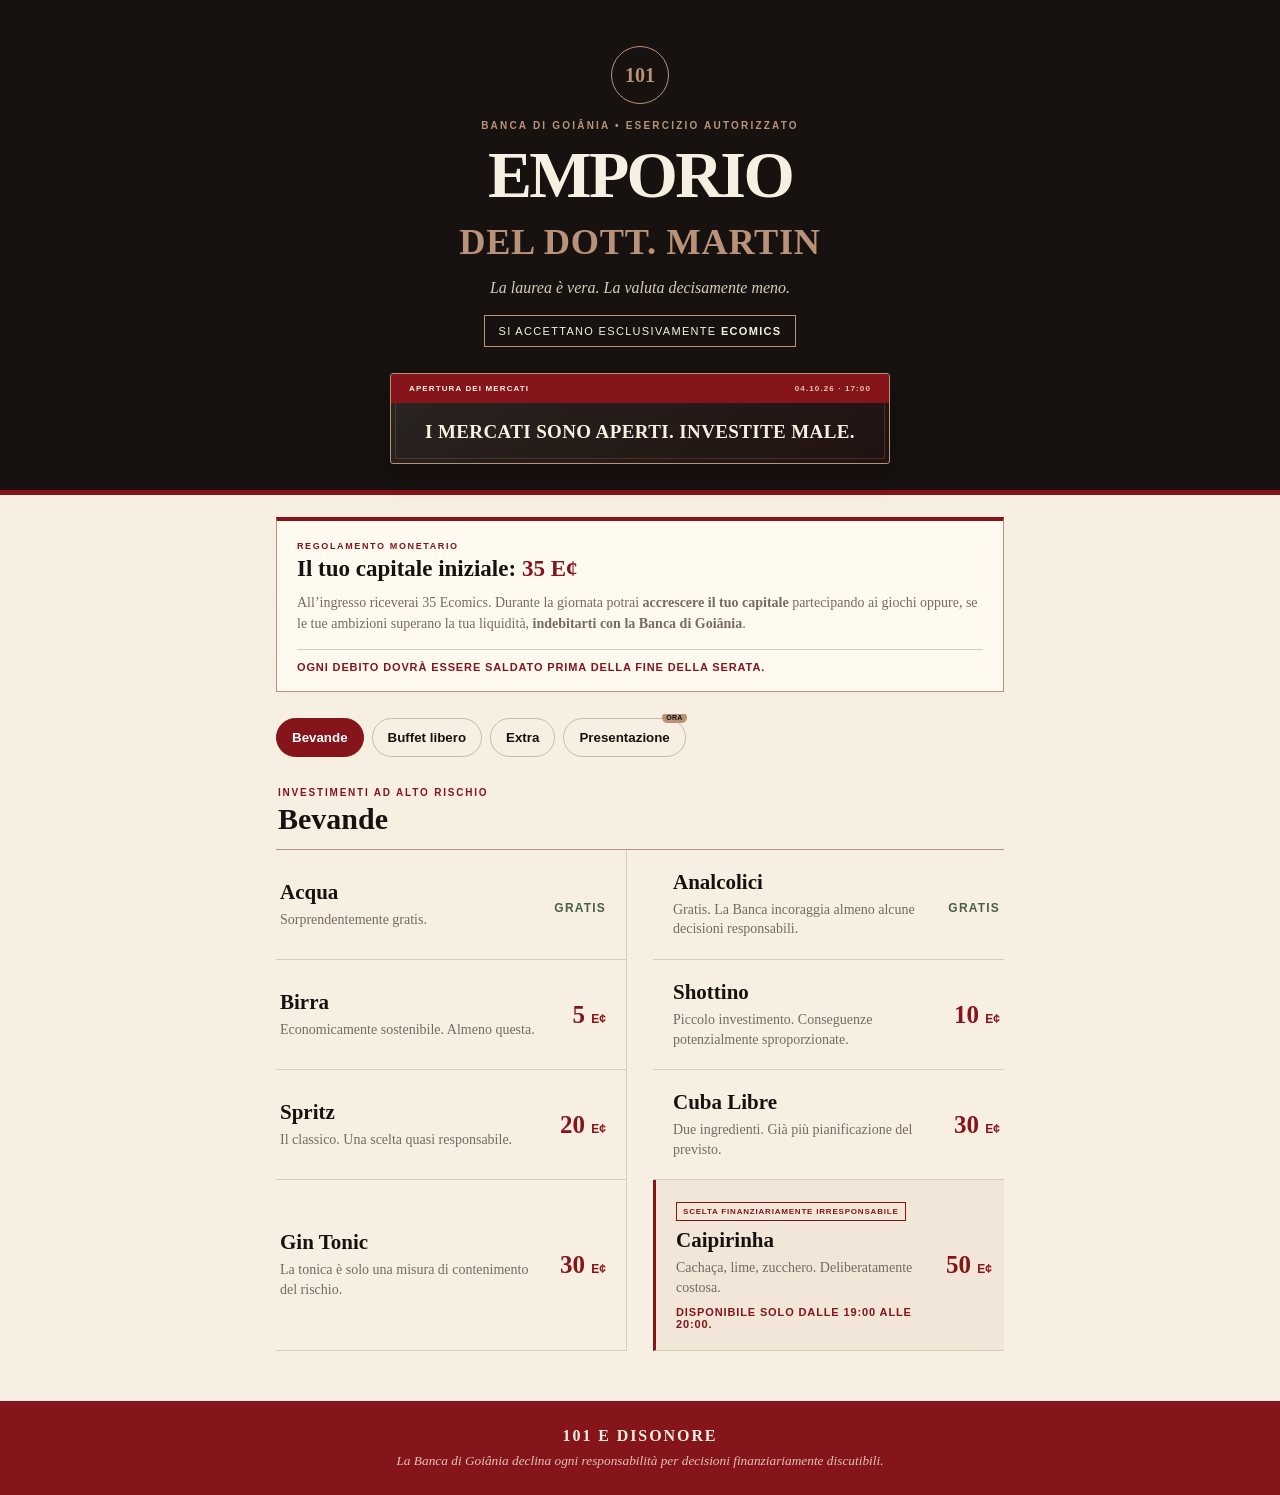
<file: index.html>
<!doctype html>
<html lang="it">
<head>
<meta charset="utf-8"><meta name="viewport" content="width=device-width,initial-scale=1">
<meta name="theme-color" content="#171210"><title>Emporio del Dott. Martin</title>
<link rel="stylesheet" href="style.css?v=20261004-pres">
</head>
<body>
<header class="hero">
  <div class="seal">101</div>
  <p class="eyebrow">BANCA DI GOIÂNIA • ESERCIZIO AUTORIZZATO</p>
  <h1>EMPORIO<br><span>DEL DOTT. MARTIN</span></h1>
  <p class="subtitle">La laurea è vera. La valuta decisamente meno.</p>
  <div class="notice">SI ACCETTANO ESCLUSIVAMENTE <b>ECOMICS</b></div>
  <section class="countdown" aria-label="Conto alla rovescia per la festa">
    <div class="countdown-topline"><span>APERTURA DEI MERCATI</span><b>04.10.26 · 17:00</b></div>
    <div class="countdown-grid" id="countdown">
      <div><strong id="cd-hours">--</strong><span>ORE</span></div>
      <i>:</i>
      <div><strong id="cd-minutes">--</strong><span>MIN</span></div>
      <i>:</i>
      <div><strong id="cd-seconds">--</strong><span>SEC</span></div>
    </div>
    <div class="countdown-divider"></div>
    <p class="countdown-note" id="countdown-note">Il capitale è fermo. Le cattive decisioni stanno per iniziare.</p>
  </section>
</header>
<main>
  <aside class="bank-rules">
    <p class="bank-kicker">REGOLAMENTO MONETARIO</p>
    <h2>Il tuo capitale iniziale: <strong>35 E¢</strong></h2>
    <p>All’ingresso riceverai 35 Ecomics. Durante la giornata potrai <b>accrescere il tuo capitale</b> partecipando ai giochi oppure, se le tue ambizioni superano la tua liquidità, <b>indebitarti con la Banca di Goiânia</b>.</p>
    <p class="debt-warning">Ogni debito dovrà essere saldato prima della fine della serata.</p>
  </aside>
  <nav class="tabs" aria-label="Categorie"></nav>
  <section id="menu" aria-live="polite"></section>
</main>
<footer><span>101 E DISONORE</span><small>La Banca di Goiânia declina ogni responsabilità per decisioni finanziariamente discutibili.</small></footer>
<script src="menu.js?v=20261003-2328"></script>
<script src="app.js?v=20261004-pres"></script>
</body></html>
</file>
<file: style.css>
:root{--ink:#171210;--cream:#f7f0e2;--paper:#fffaf0;--wine:#86141b;--gold:#b89379;--muted:#766a61}*{box-sizing:border-box}body{margin:0;background:var(--cream);color:var(--ink);font-family:Georgia,"Times New Roman",serif}.hero{text-align:center;padding:46px 20px 26px;background:var(--ink);color:var(--cream);border-bottom:5px solid var(--wine)}.seal{margin:auto;width:58px;height:58px;border:1px solid var(--gold);border-radius:50%;display:grid;place-items:center;font-weight:700;font-size:20px;color:var(--gold)}.eyebrow{font:700 10px Arial,sans-serif;letter-spacing:.22em;margin:16px 0;color:var(--gold)}h1{font-size:clamp(36px,10vw,66px);line-height:.86;margin:0;letter-spacing:-.04em}h1 span{font-size:.55em;color:var(--gold);letter-spacing:.02em}.subtitle{font-style:italic;color:#d8cdbd;margin:18px 0}.notice{display:inline-block;border:1px solid var(--gold);padding:9px 14px;font:11px Arial,sans-serif;letter-spacing:.12em}main{max-width:760px;margin:auto;padding:22px 16px 50px}.tabs{display:flex;gap:8px;overflow:auto;padding:4px 0 18px}.tabs button{white-space:nowrap;border:1px solid #c9bbaa;background:transparent;padding:11px 15px;border-radius:999px;font-weight:700;color:var(--ink);cursor:pointer}.tabs button.active{background:var(--wine);color:#fff;border-color:var(--wine)}.section-head{border-bottom:1px solid var(--gold);padding:12px 2px 13px}.section-head p{margin:0;color:var(--wine);font:700 10px Arial,sans-serif;text-transform:uppercase;letter-spacing:.18em}.section-head h2{margin:4px 0 0;font-size:30px}.list{display:grid}.item{display:flex;align-items:center;gap:16px;padding:20px 4px;border-bottom:1px solid #d8cdbd}.copy{flex:1;min-width:0}.item h3{font-size:21px;margin:0 0 5px}.item p{margin:0;color:var(--muted);font-size:14px;line-height:1.4}.price{font-size:25px;font-weight:700;color:var(--wine);white-space:nowrap}.price small{font:700 12px Arial,sans-serif}.free{font:700 12px Arial,sans-serif;letter-spacing:.1em;color:#486143}.badge{display:inline-block;margin-bottom:7px;color:var(--wine);font:700 8px Arial,sans-serif;letter-spacing:.1em;border:1px solid var(--wine);padding:4px 6px}.premium{background:rgba(134,20,27,.045);padding-left:12px;padding-right:12px;border-left:3px solid var(--wine)}footer{text-align:center;background:var(--wine);color:var(--cream);padding:26px 18px}footer span{display:block;font-weight:700;letter-spacing:.12em}footer small{display:block;max-width:500px;margin:8px auto 0;opacity:.8;font-style:italic}@media(min-width:650px){.list{grid-template-columns:1fr 1fr;column-gap:26px}.item:nth-child(odd){border-right:1px solid #d8cdbd;padding-right:20px}.item:nth-child(even){padding-left:20px}.premium{border-left:3px solid var(--wine)!important}}
.availability{margin-top:8px!important;color:var(--wine)!important;font:700 11px Arial,sans-serif!important;text-transform:uppercase;letter-spacing:.08em}


.bank-rules{margin:0 0 22px;padding:20px 20px 18px;border:1px solid var(--gold);border-top:4px solid var(--wine);background:var(--paper)}
.bank-kicker{margin:0 0 5px;color:var(--wine);font:700 9px Arial,sans-serif;letter-spacing:.18em}
.bank-rules h2{margin:0 0 10px;font-size:23px}
.bank-rules h2 strong{color:var(--wine)}
.bank-rules>p:not(.bank-kicker):not(.debt-warning){margin:0;color:var(--muted);font-size:14px;line-height:1.55}
.debt-warning{margin:14px 0 0;padding-top:11px;border-top:1px solid #d8cdbd;color:var(--wine);font:700 11px Arial,sans-serif;text-transform:uppercase;letter-spacing:.08em}

.countdown{position:relative;max-width:500px;margin:26px auto 0;padding:0 18px 15px;border:1px solid var(--gold);border-radius:3px;background:linear-gradient(145deg,rgba(255,250,240,.08),rgba(134,20,27,.09));box-shadow:0 12px 30px rgba(0,0,0,.22);overflow:hidden}
.countdown:before{content:"";position:absolute;inset:4px;border:1px solid rgba(184,147,121,.22);pointer-events:none}
.countdown-topline{position:relative;display:flex;justify-content:space-between;gap:12px;margin:0 -18px 15px;padding:10px 18px;background:var(--wine);color:var(--cream);font:700 8px Arial,sans-serif;letter-spacing:.14em}
.countdown-topline b{color:#e0c7ad;white-space:nowrap}
.countdown-grid{position:relative;display:grid;grid-template-columns:1fr auto 1fr auto 1fr;align-items:center;max-width:360px;margin:auto}
.countdown-grid>div{padding:4px 2px}
.countdown-grid strong{display:block;color:var(--cream);font-size:clamp(34px,10vw,50px);line-height:.95;font-variant-numeric:tabular-nums;letter-spacing:-.04em;text-shadow:0 2px 12px rgba(0,0,0,.25)}
.countdown-grid span{display:block;margin-top:7px;color:var(--gold);font:700 8px Arial,sans-serif;letter-spacing:.18em}
.countdown-grid i{align-self:start;margin-top:4px;color:var(--wine);font:normal 700 32px Georgia,serif}
.countdown-divider{width:44px;height:1px;margin:14px auto 10px;background:var(--gold)}
.countdown-note{position:relative;margin:0;color:#d8cdbd;font-style:italic;font-size:12px}
.countdown.started{padding-top:0}
.countdown.started .countdown-grid,.countdown.started .countdown-divider{display:none}
.countdown.started .countdown-note{margin:18px 0 5px;color:var(--cream);font-size:19px;font-weight:700;font-style:normal;letter-spacing:.02em}
@media(max-width:420px){.countdown{padding-left:12px;padding-right:12px}.countdown-topline{margin-left:-12px;margin-right:-12px;padding-left:12px;padding-right:12px}.countdown-grid i{font-size:26px}.countdown-topline{letter-spacing:.08em}}

.tabs .presentation-tab{position:relative}
.tabs .presentation-tab:after{content:"ORA";position:absolute;right:-2px;top:-7px;background:var(--gold);color:var(--ink);font:700 7px Arial,sans-serif;padding:2px 4px;border-radius:8px;letter-spacing:.05em}
.presentation-launch{background:var(--paper);border:1px solid var(--gold);border-top:4px solid var(--wine);padding:18px 16px;box-shadow:0 8px 22px rgba(23,18,16,.08)}
.presentation-launch .kicker{margin:0;color:var(--wine);font:700 9px Arial,sans-serif;letter-spacing:.18em}
.presentation-launch h2{margin:5px 0 4px;font-size:30px}
.presentation-launch p{margin:0 0 16px;color:var(--muted);font-size:14px;font-style:italic}
.presentation-launch a{display:block;text-align:center;text-decoration:none;background:var(--wine);color:#fff;border:1px solid var(--wine);padding:13px 14px;font:700 10px Arial,sans-serif;letter-spacing:.12em}
</file>
